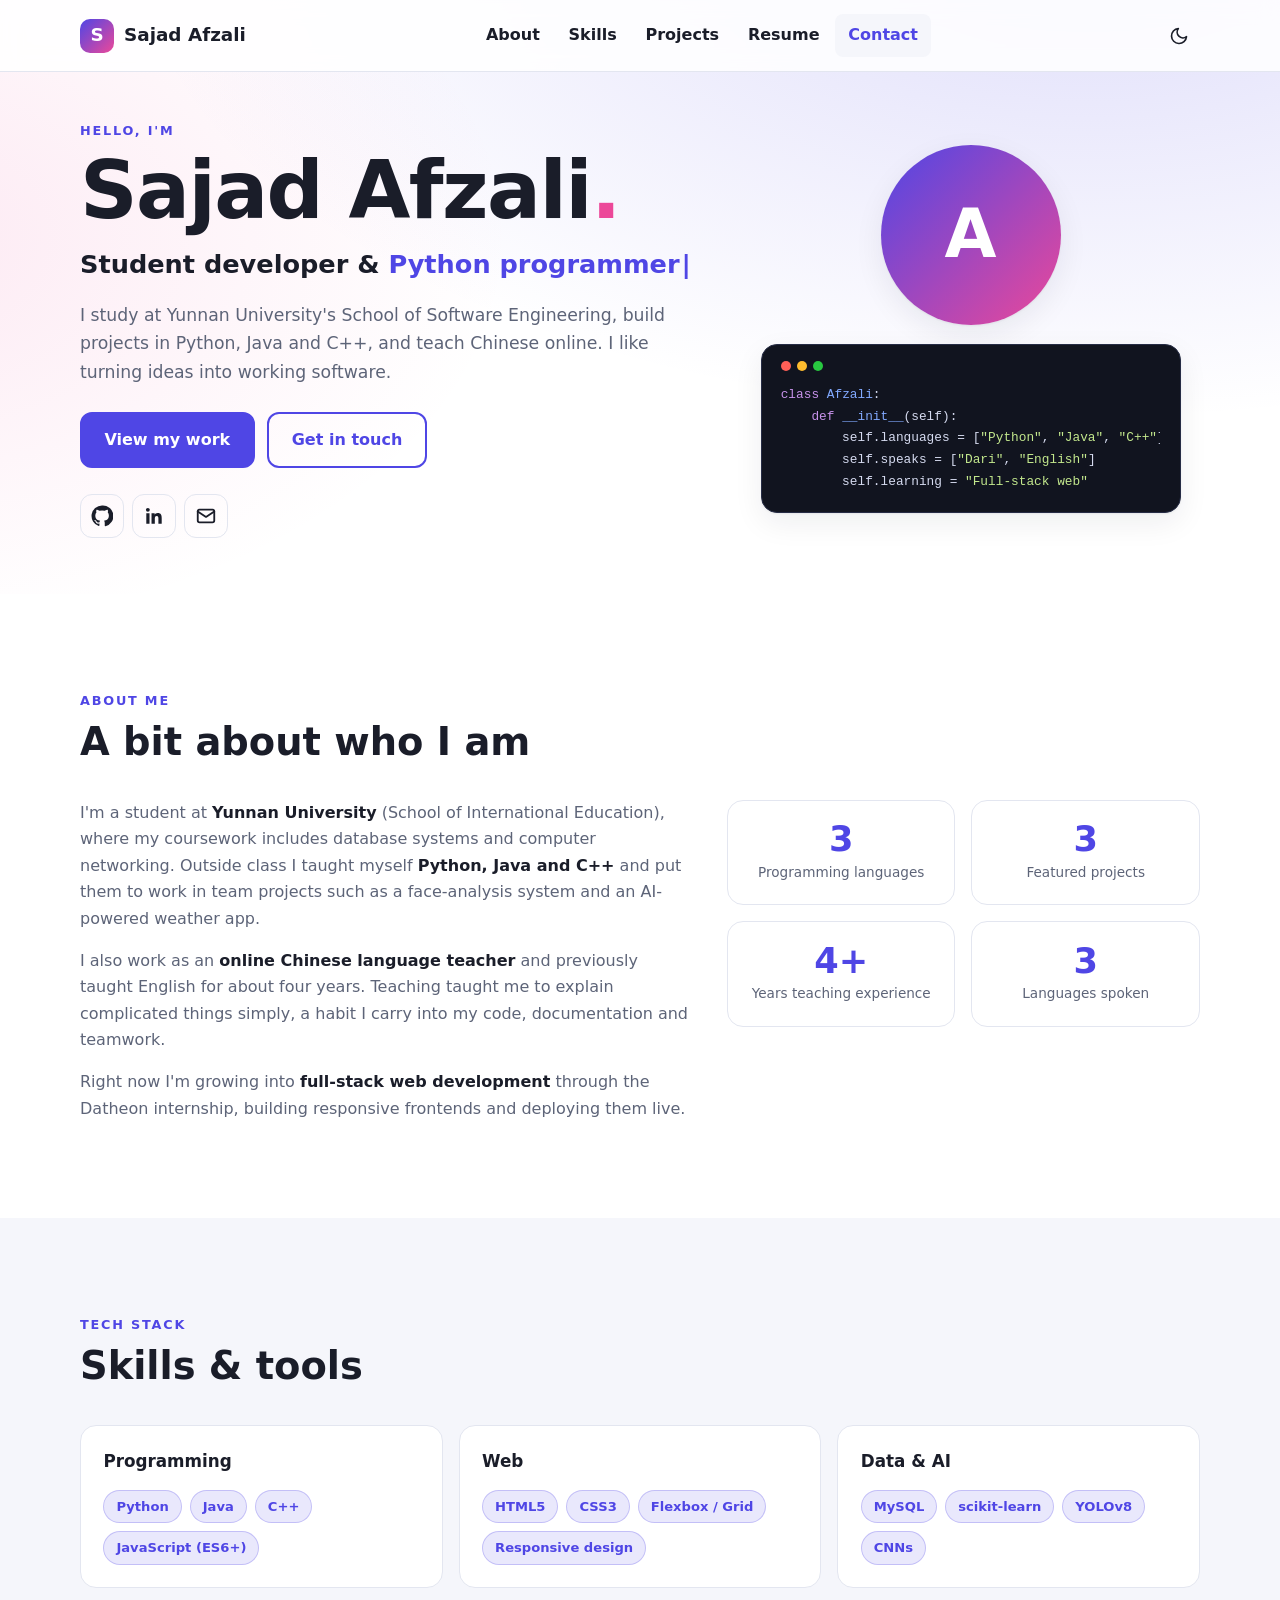
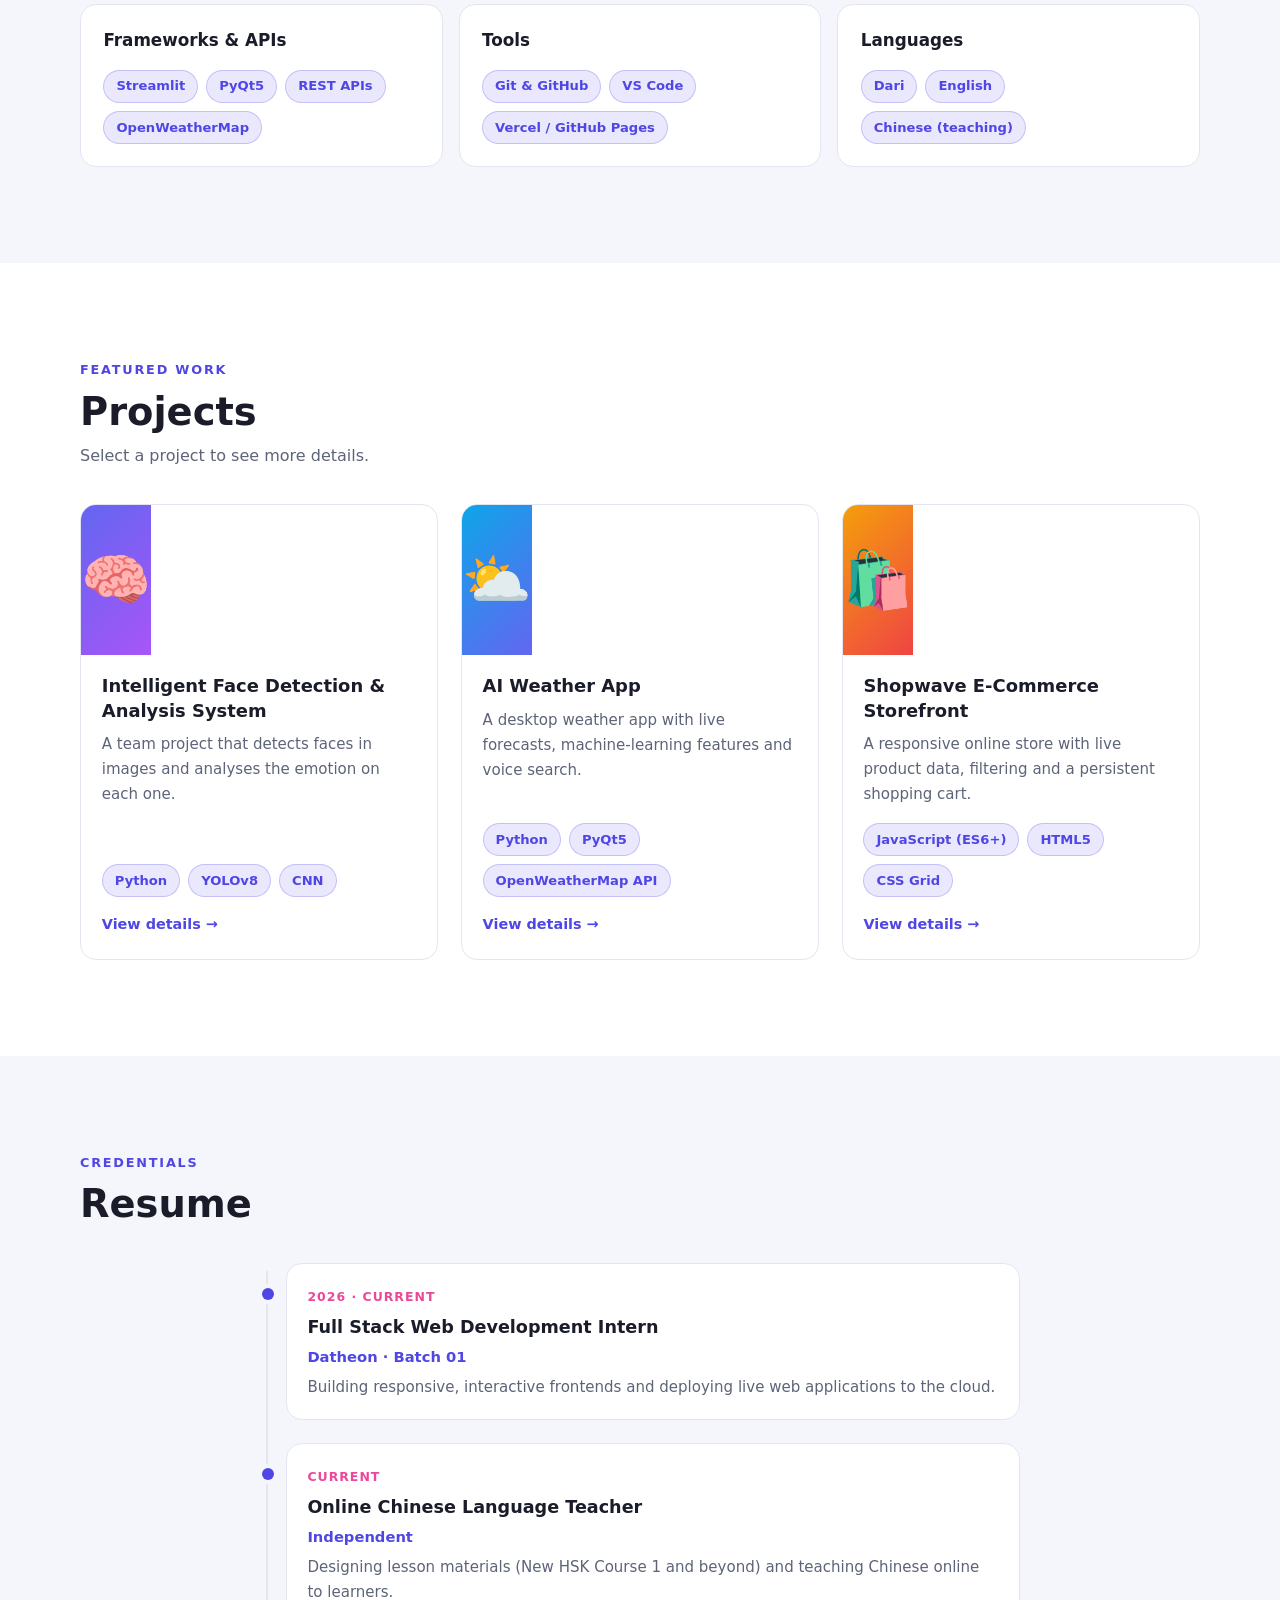
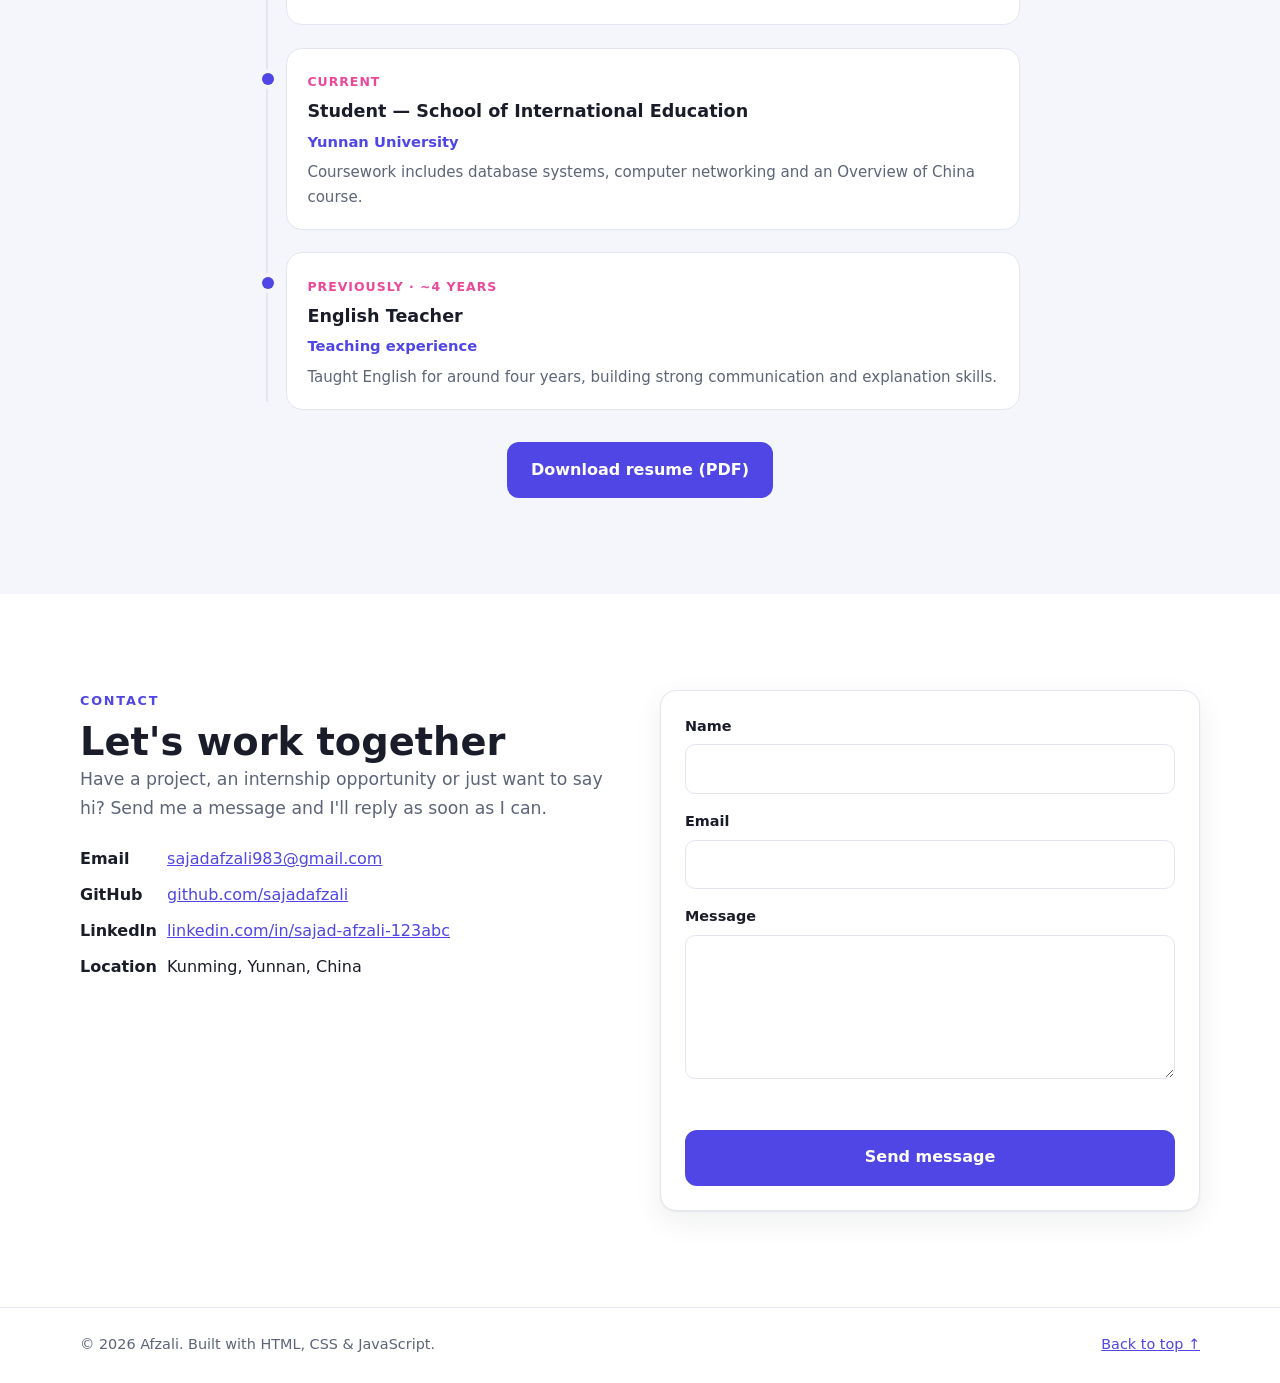
<file: task-1-portfolio/index.html>
<!DOCTYPE html>
<html lang="en">
<head>
  <meta charset="UTF-8" />
  <meta name="viewport" content="width=device-width, initial-scale=1" />
  <title>Sajad Afzali — Developer Portfolio</title>
  <meta name="description" content="Portfolio of Sajad Afzali: student developer at Yunnan University working with Python, Java, C++ and the web." />
  <meta name="theme-color" content="#4f46e5" />
  <link rel="icon" href="data:image/svg+xml,<svg xmlns='http://www.w3.org/2000/svg' viewBox='0 0 100 100'><rect width='100' height='100' rx='24' fill='%234f46e5'/><text x='50' y='68' font-size='58' font-family='sans-serif' font-weight='800' text-anchor='middle' fill='white'>S</text></svg>" />

  <!-- Apply saved/system theme BEFORE first paint to avoid a light→dark flash -->
  <script>
    (function () {
      try {
        var saved = localStorage.getItem("theme");
        var dark = saved ? saved === "dark" : window.matchMedia("(prefers-color-scheme: dark)").matches;
        document.documentElement.dataset.theme = dark ? "dark" : "light";
      } catch (e) { document.documentElement.dataset.theme = "light"; }
    })();
  </script>
  <link rel="stylesheet" href="css/styles.css" />
</head>
<body>
  <a class="skip-link" href="#main">Skip to content</a>

  <!-- ================= HEADER ================= -->
  <header class="site-header" id="top">
    <nav class="nav container" aria-label="Main navigation">
      <a href="#hero" class="logo" aria-label="Sajad Afzali — home"><span class="logo-mark">S</span><span class="logo-text">Sajad Afzali</span></a>

      <ul id="nav-links" class="nav-links">
        <li><a href="#about">About</a></li>
        <li><a href="#skills">Skills</a></li>
        <li><a href="#projects">Projects</a></li>
        <li><a href="#resume">Resume</a></li>
        <li><a href="#contact">Contact</a></li>
      </ul>

      <div class="nav-actions">
        <button id="theme-toggle" class="icon-btn" type="button" aria-label="Switch to dark theme" title="Toggle theme">
          <svg class="icon-moon" viewBox="0 0 24 24" width="20" height="20" fill="none" stroke="currentColor" stroke-width="2" stroke-linecap="round" stroke-linejoin="round" aria-hidden="true"><path d="M21 12.8A9 9 0 1 1 11.2 3a7 7 0 0 0 9.8 9.8z"/></svg>
          <svg class="icon-sun" viewBox="0 0 24 24" width="20" height="20" fill="none" stroke="currentColor" stroke-width="2" stroke-linecap="round" stroke-linejoin="round" aria-hidden="true"><circle cx="12" cy="12" r="4"/><path d="M12 2v2M12 20v2M4.9 4.9l1.4 1.4M17.7 17.7l1.4 1.4M2 12h2M20 12h2M4.9 19.1l1.4-1.4M17.7 6.3l1.4-1.4"/></svg>
        </button>
        <button id="menu-toggle" class="icon-btn menu-btn" type="button" aria-label="Open menu" aria-expanded="false" aria-controls="nav-links">
          <span class="bars" aria-hidden="true"><i></i><i></i><i></i></span>
        </button>
      </div>
    </nav>
  </header>

  <main id="main">
    <!-- ================= HERO ================= -->
    <section id="hero" class="hero" aria-labelledby="hero-title">
      <div class="container hero-grid">
        <div class="hero-copy reveal">
          <p class="eyebrow">Hello, I'm</p>
          <h1 id="hero-title">Sajad Afzali<span class="dot">.</span></h1>
          <p class="hero-role">Student developer &amp; <span id="typed" aria-live="off">Python programmer</span><span class="caret" aria-hidden="true">|</span></p>
          <p class="lead">I study at Yunnan University's School of Software Engineering, build projects in Python, Java and C++, and teach Chinese online. I like turning ideas into working software.</p>
          <div class="hero-cta">
            <a href="#projects" class="btn primary">View my work</a>
            <a href="#contact" class="btn ghost">Get in touch</a>
          </div>
         <ul class="social" aria-label="Social links">
  <li><a href="https://github.com/sajadafzali" target="_blank" rel="noopener" aria-label="GitHub"><svg viewBox="0 0 24 24" width="22" height="22" fill="currentColor" aria-hidden="true"><path d="M12 .5a11.5 11.5 0 0 0-3.6 22.4c.6.1.8-.3.8-.6v-2c-3.2.7-3.9-1.4-3.9-1.4-.5-1.3-1.3-1.7-1.3-1.7-1-.7.1-.7.1-.7 1.2.1 1.8 1.2 1.8 1.2 1 1.8 2.7 1.3 3.4 1 .1-.8.4-1.3.7-1.6-2.6-.3-5.3-1.3-5.3-5.7 0-1.3.5-2.3 1.2-3.1-.1-.3-.5-1.5.1-3.1 0 0 1-.3 3.2 1.2a11 11 0 0 1 5.8 0c2.2-1.5 3.2-1.2 3.2-1.2.6 1.6.2 2.8.1 3.1.8.8 1.2 1.9 1.2 3.1 0 4.4-2.7 5.4-5.3 5.7.4.4.8 1.1.8 2.2v3.2c0 .3.2.7.8.6A11.5 11.5 0 0 0 12 .5z"/></svg></a></li>
  <li><a href="https://www.linkedin.com/in/sajad-afzali-73a87b438/" target="_blank" rel="noopener" aria-label="LinkedIn"><svg viewBox="0 0 24 24" width="22" height="22" fill="currentColor" aria-hidden="true"><path d="M20.4 20.5h-3.6v-5.6c0-1.3 0-3-1.8-3s-2.1 1.4-2.1 2.9v5.7H9.3V9h3.4v1.6c.5-.9 1.6-1.8 3.4-1.8 3.6 0 4.3 2.4 4.3 5.5v6.2zM5.3 7.4a2.1 2.1 0 1 1 0-4.2 2.1 2.1 0 0 1 0 4.2zM7.1 20.5H3.6V9h3.5v11.5z"/></svg></a></li>
  <li><a href="mailto:sajadafzali983@gmail.com" aria-label="Email"><svg viewBox="0 0 24 24" width="22" height="22" fill="none" stroke="currentColor" stroke-width="2" stroke-linecap="round" stroke-linejoin="round" aria-hidden="true"><rect x="3" y="5" width="18" height="14" rx="2"/><path d="m3 7 9 6 9-6"/></svg></a></li>
</ul>
        </div>

        <div class="hero-visual reveal" aria-hidden="true">
          <div class="avatar"><span>A</span></div>
          <div class="code-card">
            <div class="dots"><i></i><i></i><i></i></div>
<pre><code><span class="c-k">class</span> <span class="c-f">Afzali</span>:
    <span class="c-k">def</span> <span class="c-f">__init__</span>(self):
        self.languages = [<span class="c-s">"Python"</span>, <span class="c-s">"Java"</span>, <span class="c-s">"C++"</span>]
        self.speaks = [<span class="c-s">"Dari"</span>, <span class="c-s">"English"</span>]
        self.learning = <span class="c-s">"Full-stack web"</span></code></pre>
          </div>
        </div>
      </div>
    </section>

    <!-- ================= ABOUT ================= -->
    <section id="about" class="section" aria-labelledby="about-title">
      <div class="container">
        <header class="section-head reveal">
          <p class="eyebrow">About me</p>
          <h2 id="about-title">A bit about who I am</h2>
        </header>
        <div class="about-grid">
          <div class="about-text reveal">
            <p>I'm a student at <strong>Yunnan University</strong> (School of International Education), where my coursework includes database systems and computer networking. Outside class I taught myself <strong>Python, Java and C++</strong> and put them to work in team projects such as a face-analysis system and an AI-powered weather app.</p>
            <p>I also work as an <strong>online Chinese language teacher</strong> and previously taught English for about four years. Teaching taught me to explain complicated things simply, a habit I carry into my code, documentation and teamwork.</p>
            <p>Right now I'm growing into <strong>full-stack web development</strong> through the Datheon internship, building responsive frontends and deploying them live.</p>
          </div>
          <ul class="facts reveal">
            <li><span class="fact-num">3</span><span class="fact-label">Programming languages</span></li>
            <li><span class="fact-num">3</span><span class="fact-label">Featured projects</span></li>
            <li><span class="fact-num">4+</span><span class="fact-label">Years teaching experience</span></li>
            <li><span class="fact-num">3</span><span class="fact-label">Languages spoken</span></li>
          </ul>
        </div>
      </div>
    </section>

    <!-- ================= SKILLS ================= -->
    <section id="skills" class="section alt" aria-labelledby="skills-title">
      <div class="container">
        <header class="section-head reveal">
          <p class="eyebrow">Tech stack</p>
          <h2 id="skills-title">Skills &amp; tools</h2>
        </header>
        <div class="skills-grid">
          <article class="skill-card reveal">
            <h3>Programming</h3>
            <ul class="chips"><li>Python</li><li>Java</li><li>C++</li><li>JavaScript (ES6+)</li></ul>
          </article>
          <article class="skill-card reveal">
            <h3>Web</h3>
            <ul class="chips"><li>HTML5</li><li>CSS3</li><li>Flexbox / Grid</li><li>Responsive design</li></ul>
          </article>
          <article class="skill-card reveal">
            <h3>Data &amp; AI</h3>
            <ul class="chips"><li>MySQL</li><li>scikit-learn</li><li>YOLOv8</li><li>CNNs</li></ul>
          </article>
          <article class="skill-card reveal">
            <h3>Frameworks &amp; APIs</h3>
            <ul class="chips"><li>Streamlit</li><li>PyQt5</li><li>REST APIs</li><li>OpenWeatherMap</li></ul>
          </article>
          <article class="skill-card reveal">
            <h3>Tools</h3>
            <ul class="chips"><li>Git &amp; GitHub</li><li>VS Code</li><li>Vercel / GitHub Pages</li></ul>
          </article>
          <article class="skill-card reveal">
            <h3>Languages</h3>
            <ul class="chips"><li>Dari</li><li>English</li><li>Chinese (teaching)</li></ul>
          </article>
        </div>
      </div>
    </section>

    <!-- ================= PROJECTS ================= -->
    <section id="projects" class="section" aria-labelledby="projects-title">
      <div class="container">
        <header class="section-head reveal">
          <p class="eyebrow">Featured work</p>
          <h2 id="projects-title">Projects</h2>
          <p class="section-sub">Select a project to see more details.</p>
        </header>
        <!-- Cards are generated from js/projects.js -->
        <div id="project-grid" class="project-grid"></div>
      </div>
    </section>

    <!-- ================= RESUME ================= -->
    <section id="resume" class="section alt" aria-labelledby="resume-title">
      <div class="container">
        <header class="section-head reveal">
          <p class="eyebrow">Credentials</p>
          <h2 id="resume-title">Resume</h2>
        </header>
        <div class="timeline">
          <article class="t-item reveal">
            <span class="t-date">2026 · Current</span>
            <h3>Full Stack Web Development Intern</h3>
            <p class="t-org">Datheon · Batch 01</p>
            <p>Building responsive, interactive frontends and deploying live web applications to the cloud.</p>
          </article>
          <article class="t-item reveal">
            <span class="t-date">Current</span>
            <h3>Online Chinese Language Teacher</h3>
            <p class="t-org">Independent</p>
            <p>Designing lesson materials (New HSK Course 1 and beyond) and teaching Chinese online to learners.</p>
          </article>
          <article class="t-item reveal">
            <span class="t-date">Current</span>
            <h3>Student — School of International Education</h3>
            <p class="t-org">Yunnan University</p>
            <p>Coursework includes database systems, computer networking and an Overview of China course.</p>
          </article>
          <article class="t-item reveal">
            <span class="t-date">Previously · ~4 years</span>
            <h3>English Teacher</h3>
            <p class="t-org">Teaching experience</p>
            <p>Taught English for around four years, building strong communication and explanation skills.</p>
          </article>
        </div>
        <!-- TODO: put your PDF resume at assets/resume.pdf and this button will work -->
        <p class="center reveal"><a href="assets/resume.pdf" class="btn primary" download>Download resume (PDF)</a></p>
      </div>
    </section>

    <!-- ================= CONTACT ================= -->
    <section id="contact" class="section" aria-labelledby="contact-title">
      <div class="container contact-grid">
        <div class="reveal">
          <p class="eyebrow">Contact</p>
          <h2 id="contact-title">Let's work together</h2>
          <p class="lead">Have a project, an internship opportunity or just want to say hi? Send me a message and I'll reply as soon as I can.</p>
          <ul class="contact-list">
            <li><strong>Email</strong> <a href="mailto:sajadafzali983@gmail.com">sajadafzali983@gmail.com</a></li>
            <li><strong>GitHub</strong> <a href="https://github.com/sajadafzali" target="_blank" rel="noopener">github.com/sajadafzali</a></li>
            <li><strong>LinkedIn</strong> <a href="https://www.linkedin.com/in/sajad-afzali-73a87b438/" target="_blank" rel="noopener">linkedin.com/in/sajad-afzali-123abc</a></li>
            <li><strong>Location</strong> Kunming, Yunnan, China</li>
          </ul>
        </div>
        <!-- No backend needed: the form opens the visitor's email app with the message pre-filled -->
        <form id="contact-form" class="contact-form reveal" novalidate>
          <label>Name <input name="name" autocomplete="name" required /></label>
          <label>Email <input name="email" type="email" autocomplete="email" required /></label>
          <label>Message <textarea name="message" rows="5" required></textarea></label>
          <p id="form-msg" class="form-msg" role="alert"></p>
          <button type="submit" class="btn primary block">Send message</button>
        </form>
      </div>
    </section>
  </main>

  <footer class="site-footer">
    <div class="container footer-row">
      <p>© <span id="year"></span> Afzali. Built with HTML, CSS &amp; JavaScript.</p>
      <a href="#top" class="to-top">Back to top ↑</a>
    </div>
  </footer>

  <!-- ================= PROJECT MODAL ================= -->
  <div id="modal" class="modal" hidden>
    <div class="modal-card" role="dialog" aria-modal="true" aria-labelledby="modal-title" tabindex="-1">
      <button id="modal-close" class="icon-btn modal-close" type="button" aria-label="Close project details">&times;</button>
      <div id="modal-art" class="modal-art" aria-hidden="true"></div>
      <h3 id="modal-title"></h3>
      <p id="modal-desc"></p>
      <h4>Key features</h4>
      <ul id="modal-features"></ul>
      <h4>Tech stack</h4>
      <ul id="modal-stack" class="chips"></ul>
      <div id="modal-links" class="modal-links"></div>
    </div>
  </div>

  <script src="js/projects.js"></script>
  <script src="js/main.js"></script>
</body>
</html>
</file>
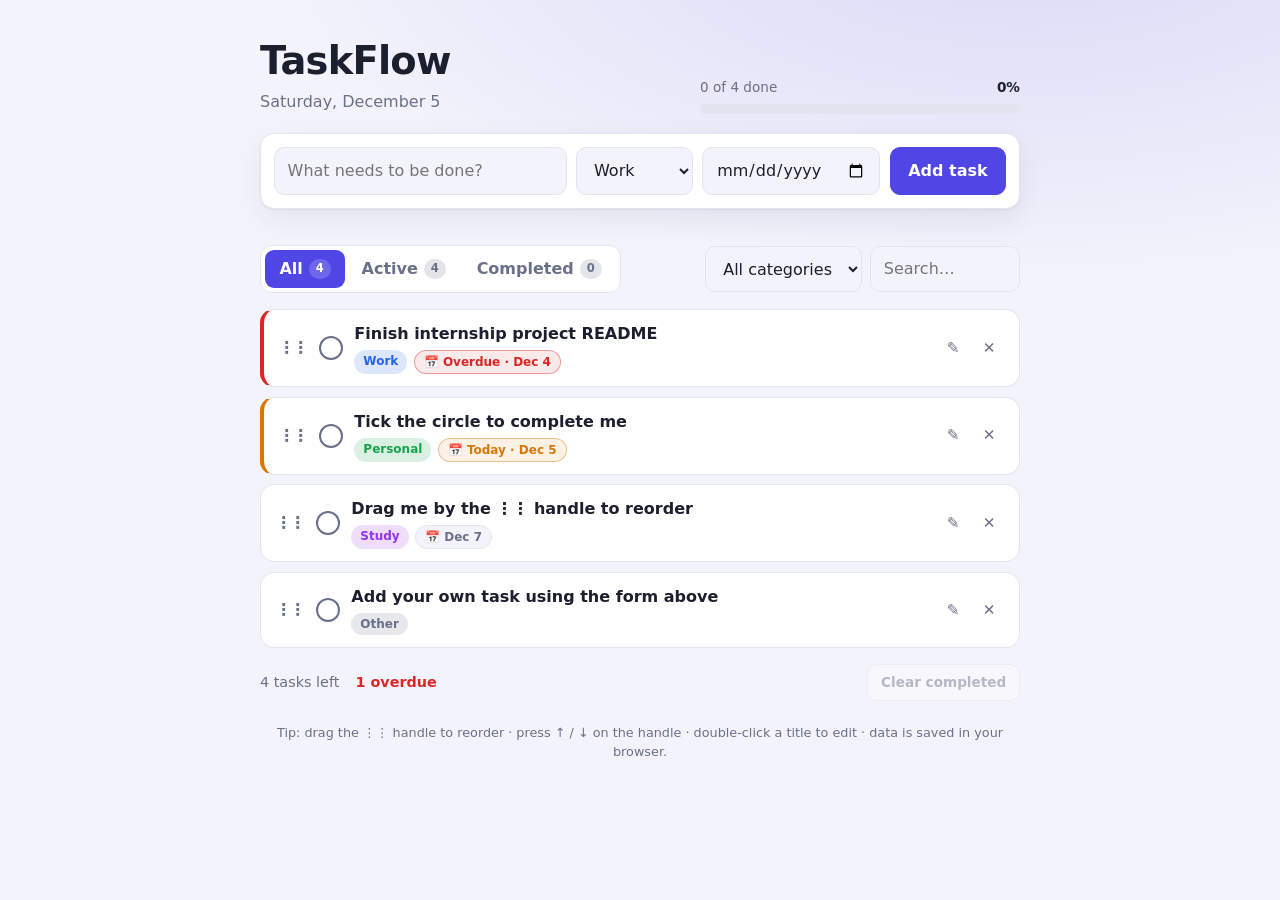
<file: task-2-task-manager/index.html>
<!DOCTYPE html>
<html lang="en">
<head>
  <meta charset="UTF-8" />
  <meta name="viewport" content="width=device-width, initial-scale=1" />
  <title>TaskFlow — Task Manager &amp; Productivity Tracker</title>
  <meta name="description" content="A task manager with categories, due dates, filters, drag-and-drop reordering and localStorage persistence." />
  <link rel="icon" href="data:image/svg+xml,<svg xmlns='http://www.w3.org/2000/svg' viewBox='0 0 100 100'><rect width='100' height='100' rx='24' fill='%234f46e5'/><path d='M28 52l16 16 28-32' fill='none' stroke='white' stroke-width='12' stroke-linecap='round' stroke-linejoin='round'/></svg>" />
  <link rel="stylesheet" href="css/styles.css" />
</head>
<body>
  <main class="app">
    <!-- ============ HEADER + PROGRESS ============ -->
    <header class="top">
      <div>
        <h1>TaskFlow</h1>
        <p class="date-line" id="today"></p>
      </div>
      <div class="progress-wrap">
        <div class="progress-text"><span id="progress-text">0 of 0 done</span><strong id="progress-pct">0%</strong></div>
        <div class="progress" role="progressbar" aria-label="Completed tasks" aria-valuemin="0" aria-valuemax="100" aria-valuenow="0" id="progress">
          <div class="bar" id="bar"></div>
        </div>
      </div>
    </header>

    <!-- ============ ADD TASK ============ -->
    <form id="add-form" class="add-form" novalidate>
      <label class="sr-only" for="title">Task title</label>
      <input id="title" class="grow" type="text" placeholder="What needs to be done?" maxlength="120" autocomplete="off" />
      <label class="sr-only" for="category">Category</label>
      <select id="category"></select>
      <label class="sr-only" for="due">Due date</label>
      <input id="due" type="date" />
      <button type="submit" class="btn primary">Add task</button>
    </form>
    <p id="error" class="error" role="alert"></p>

    <!-- ============ FILTERS ============ -->
    <section class="toolbar" aria-label="Filters">
      <div class="tabs" id="tabs" role="group" aria-label="Filter by status">
        <button class="tab active" data-status="all" aria-pressed="true">All <span class="count" id="n-all">0</span></button>
        <button class="tab" data-status="active" aria-pressed="false">Active <span class="count" id="n-active">0</span></button>
        <button class="tab" data-status="completed" aria-pressed="false">Completed <span class="count" id="n-completed">0</span></button>
      </div>
      <div class="filters-right">
        <label class="sr-only" for="cat-filter">Filter by category</label>
        <select id="cat-filter"></select>
        <label class="sr-only" for="search">Search tasks</label>
        <input id="search" type="search" placeholder="Search…" />
      </div>
    </section>

    <!-- ============ TASK LIST ============ -->
    <ul id="list" class="list" aria-label="Tasks"></ul>
    <div id="empty" class="empty" hidden></div>
    <p id="live" class="sr-only" role="status" aria-live="polite"></p>

    <footer class="foot">
      <span id="left">0 tasks left</span>
      <span id="overdue-note" class="overdue-note" hidden></span>
      <button id="clear-completed" class="btn ghost sm" type="button">Clear completed</button>
    </footer>
    <p class="hint">Tip: drag the ⋮⋮ handle to reorder · press ↑ / ↓ on the handle · double-click a title to edit · data is saved in your browser.</p>
  </main>

  <script src="js/tasks.js"></script>
  <script src="js/app.js"></script>
</body>
</html>
</file>
<file: task-1-portfolio/css/styles.css>
/* =====================================================================
   Portfolio styles — MOBILE-FIRST (base = phones, media queries scale up)
   ===================================================================== */

/* ---------- Design tokens: light theme (default) ---------- */
:root {
  --bg: #ffffff;
  --bg-alt: #f5f6fb;
  --surface: #ffffff;
  --text: #1a1d29;
  --muted: #5d6478;
  --border: #e3e6f0;
  --primary: #4f46e5;
  --primary-dark: #4338ca;
  --on-primary: #ffffff;
  --accent: #ec4899;
  --shadow: 0 1px 2px rgba(20, 24, 40, .06), 0 10px 30px rgba(20, 24, 40, .07);
  --header-bg: rgba(255, 255, 255, .85);
  --radius: 16px;
  --header-h: 64px;
  color-scheme: light;
}
/* ---------- Dark theme ---------- */
:root[data-theme="dark"] {
  --bg: #0f1117;
  --bg-alt: #151824;
  --surface: #1a1e2e;
  --text: #eceef7;
  --muted: #a1a8bf;
  --border: #2a3047;
  --primary: #818cf8;
  --primary-dark: #a5b4fc;
  --on-primary: #0f1117;
  --accent: #f472b6;
  --shadow: 0 1px 2px rgba(0, 0, 0, .4), 0 10px 30px rgba(0, 0, 0, .35);
  --header-bg: rgba(15, 17, 23, .85);
  color-scheme: dark;
}

/* ---------- Reset / base ---------- */
*, *::before, *::after { box-sizing: border-box; }
html { scroll-behavior: smooth; scroll-padding-top: var(--header-h); }   /* smooth scrolling navigation */
body {
  margin: 0;
  font-family: system-ui, -apple-system, "Segoe UI", Roboto, "Helvetica Neue", sans-serif;
  background: var(--bg); color: var(--text);
  line-height: 1.65;
  transition: background-color .3s, color .3s;
}
img, svg { max-width: 100%; display: block; }
a { color: var(--primary); }
ul { margin: 0; padding: 0; list-style: none; }
h1, h2, h3, h4, p { margin: 0; }
button, input, textarea { font: inherit; color: inherit; }
button { cursor: pointer; }
[hidden] { display: none !important; }
:focus-visible { outline: 3px solid var(--primary); outline-offset: 3px; border-radius: 6px; }
.container { width: min(1120px, 100% - 2rem); margin-inline: auto; }
.center { text-align: center; margin-top: 2rem; }
.skip-link { position: absolute; left: -999px; top: 8px; z-index: 100; background: var(--primary); color: var(--on-primary); padding: 8px 14px; border-radius: 8px; }
.skip-link:focus { left: 8px; }

/* ---------- Header / nav (mobile: dropdown panel) ---------- */
.site-header {
  position: fixed; inset: 0 0 auto 0; z-index: 50; height: var(--header-h);
  background: var(--header-bg); backdrop-filter: blur(10px);
  border-bottom: 1px solid var(--border);
}
.nav { height: 100%; display: flex; align-items: center; justify-content: space-between; }
.logo { display: flex; align-items: center; gap: 10px; font-weight: 800; font-size: 1.15rem; text-decoration: none; color: var(--text); }
.logo-mark { display: grid; place-items: center; width: 34px; height: 34px; border-radius: 10px; color: var(--on-primary); background: linear-gradient(135deg, var(--primary), var(--accent)); }
.nav-links {
  position: absolute; top: var(--header-h); left: 0; right: 0;
  display: flex; flex-direction: column; padding: .5rem 1rem 1rem;
  background: var(--bg); border-bottom: 1px solid var(--border); box-shadow: var(--shadow);
  transform: translateY(-12px); opacity: 0; visibility: hidden;
  transition: opacity .2s, transform .2s, visibility .2s;
}
.nav-links.open { transform: none; opacity: 1; visibility: visible; }
.nav-links a { display: block; padding: .8rem .5rem; color: var(--text); text-decoration: none; font-weight: 600; border-radius: 8px; }
.nav-links a:hover, .nav-links a.active { color: var(--primary); }
.nav-actions { display: flex; align-items: center; gap: 6px; }
.icon-btn {
  display: grid; place-items: center; width: 42px; height: 42px;
  background: transparent; border: 1px solid transparent; border-radius: 12px; color: var(--text);
}
.icon-btn:hover { background: var(--bg-alt); border-color: var(--border); }
.icon-sun { display: none; }
:root[data-theme="dark"] .icon-sun { display: block; }
:root[data-theme="dark"] .icon-moon { display: none; }

/* hamburger → X */
.bars { position: relative; width: 20px; height: 14px; display: block; }
.bars i { position: absolute; left: 0; width: 100%; height: 2px; background: currentColor; border-radius: 2px; transition: transform .25s, opacity .2s, top .25s; }
.bars i:nth-child(1) { top: 0; } .bars i:nth-child(2) { top: 6px; } .bars i:nth-child(3) { top: 12px; }
.menu-btn[aria-expanded="true"] .bars i:nth-child(1) { top: 6px; transform: rotate(45deg); }
.menu-btn[aria-expanded="true"] .bars i:nth-child(2) { opacity: 0; }
.menu-btn[aria-expanded="true"] .bars i:nth-child(3) { top: 6px; transform: rotate(-45deg); }

/* ---------- Buttons ---------- */
.btn {
  display: inline-block; padding: .8rem 1.4rem; border-radius: 12px; font-weight: 700; text-decoration: none;
  border: 2px solid var(--primary); transition: transform .15s, background-color .2s, color .2s;
  text-align: center;
}
.btn:hover { transform: translateY(-2px); }
.btn.primary { background: var(--primary); color: var(--on-primary); }
.btn.primary:hover { background: var(--primary-dark); border-color: var(--primary-dark); }
.btn.ghost { background: transparent; color: var(--primary); }
.btn.ghost:hover { background: var(--bg-alt); }
.btn.block { display: block; width: 100%; border: 2px solid var(--primary); }

/* ---------- Typography helpers ---------- */
.eyebrow { text-transform: uppercase; letter-spacing: .14em; font-size: .8rem; font-weight: 700; color: var(--primary); margin-bottom: .5rem; }
.lead { color: var(--muted); font-size: 1.08rem; max-width: 56ch; }
h2 { font-size: clamp(1.7rem, 5vw, 2.4rem); line-height: 1.2; }
.section { padding: 4.5rem 0; }
.section.alt { background: var(--bg-alt); }
.section-head { margin-bottom: 2.2rem; }
.section-sub { color: var(--muted); margin-top: .5rem; }

/* ---------- Hero ---------- */
.hero { padding: calc(var(--header-h) + 3rem) 0 3.5rem; background:
  radial-gradient(60rem 30rem at 85% -10%, color-mix(in srgb, var(--primary) 18%, transparent), transparent),
  radial-gradient(40rem 25rem at -10% 40%, color-mix(in srgb, var(--accent) 12%, transparent), transparent); }
.hero-grid { display: grid; grid-template-columns: minmax(0, 1fr); gap: 2.5rem; align-items: center; }
.hero-grid > *, .about-grid > *, .contact-grid > * { min-width: 0; }   /* stop long content stretching grid tracks */
.hero h1 { font-size: clamp(2.8rem, 12vw, 5rem); line-height: 1.05; letter-spacing: -.02em; }
.hero h1 .dot { color: var(--accent); }
.hero-role { font-size: clamp(1.15rem, 4vw, 1.6rem); font-weight: 600; margin: .6rem 0 1rem; }
#typed { color: var(--primary); }
.caret { color: var(--primary); animation: blink 1s steps(1) infinite; margin-left: 2px; }
@keyframes blink { 50% { opacity: 0; } }
.hero-cta { display: flex; flex-wrap: wrap; gap: .8rem; margin: 1.6rem 0; }
.social { display: flex; gap: .5rem; }
.social a { display: grid; place-items: center; width: 44px; height: 44px; border-radius: 12px; border: 1px solid var(--border); color: var(--text); transition: .2s; }
.social a:hover { color: var(--on-primary); background: var(--primary); border-color: var(--primary); transform: translateY(-2px); }
.hero-visual { position: relative; display: grid; grid-template-columns: minmax(0, 1fr); justify-items: center; gap: 1.2rem; }
.avatar { width: 150px; height: 150px; border-radius: 50%; display: grid; place-items: center; font-size: 4.2rem; font-weight: 800; color: #fff; background: linear-gradient(135deg, var(--primary), var(--accent)); box-shadow: var(--shadow); }
.code-card { width: 100%; max-width: 420px; background: #11141f; color: #d6dbf0; border-radius: var(--radius); padding: 1rem 1.2rem 1.2rem; box-shadow: var(--shadow); border: 1px solid #262c45; }
.dots { display: flex; gap: 6px; margin-bottom: .8rem; }
.dots i { width: 10px; height: 10px; border-radius: 50%; background: #ff5f57; }
.dots i:nth-child(2) { background: #febc2e; } .dots i:nth-child(3) { background: #28c840; }
.code-card pre { margin: 0; overflow-x: auto; font: .8rem/1.7 ui-monospace, SFMono-Regular, Menlo, Consolas, monospace; }
.c-k { color: #c792ea; } .c-f { color: #82aaff; } .c-s { color: #c3e88d; }

/* ---------- About ---------- */
.about-grid { display: grid; gap: 2rem; }
.about-text p + p { margin-top: 1rem; }
.about-text p { color: var(--muted); }
.about-text strong { color: var(--text); }
.facts { display: grid; grid-template-columns: 1fr 1fr; gap: 1rem; }
.facts li { background: var(--surface); border: 1px solid var(--border); border-radius: var(--radius); padding: 1.2rem 1rem; text-align: center; }
.fact-num { display: block; font-size: 2.2rem; font-weight: 800; color: var(--primary); line-height: 1.1; }
.fact-label { font-size: .85rem; color: var(--muted); }

/* ---------- Skills (CSS Grid) ---------- */
.skills-grid { display: grid; gap: 1rem; grid-template-columns: 1fr; }
.skill-card { background: var(--surface); border: 1px solid var(--border); border-radius: var(--radius); padding: 1.4rem; transition: transform .2s, box-shadow .2s; }
.skill-card:hover { transform: translateY(-4px); box-shadow: var(--shadow); }
.skill-card h3 { font-size: 1.05rem; margin-bottom: .9rem; }
.chips { display: flex; flex-wrap: wrap; gap: .5rem; }
.chips li { font-size: .82rem; font-weight: 600; padding: .3rem .75rem; border-radius: 999px; background: color-mix(in srgb, var(--primary) 12%, transparent); color: var(--primary); border: 1px solid color-mix(in srgb, var(--primary) 25%, transparent); }

/* ---------- Projects ---------- */
.project-grid { display: grid; gap: 1.4rem; grid-template-columns: 1fr; }
.project-card { display: flex; flex-direction: column; text-align: left; padding: 0; overflow: hidden; background: var(--surface); border: 1px solid var(--border); border-radius: var(--radius); transition: transform .25s, box-shadow .25s; }
.project-card:hover { transform: translateY(-6px); box-shadow: var(--shadow); }
.project-art { display: grid; place-items: center; height: 150px; font-size: 3.5rem; }
.theme-violet { background: linear-gradient(135deg, #6366f1, #a855f7); }
.theme-blue { background: linear-gradient(135deg, #0ea5e9, #6366f1); }
.theme-amber { background: linear-gradient(135deg, #f59e0b, #ef4444); }
.project-body { display: flex; flex-direction: column; gap: .6rem; padding: 1.2rem 1.3rem 1.4rem; flex: 1; }
.project-body h3 { font-size: 1.12rem; line-height: 1.35; }
.project-body p { color: var(--muted); font-size: .94rem; }
.project-body .chips { margin-top: auto; padding-top: .4rem; }
.more { font-weight: 700; font-size: .9rem; color: var(--primary); margin-top: .4rem; }

/* ---------- Timeline ---------- */
.timeline { position: relative; display: grid; gap: 1.4rem; padding-left: 1.6rem; max-width: 760px; margin-inline: auto; }
.timeline::before { content: ""; position: absolute; left: 6px; top: 8px; bottom: 8px; width: 2px; background: var(--border); }
.t-item { position: relative; background: var(--surface); border: 1px solid var(--border); border-radius: var(--radius); padding: 1.2rem 1.3rem; }
.t-item::before { content: ""; position: absolute; left: calc(-1.6rem + 1px); top: 1.5rem; width: 12px; height: 12px; border-radius: 50%; background: var(--primary); box-shadow: 0 0 0 4px var(--bg-alt); }
.t-date { font-size: .78rem; font-weight: 700; text-transform: uppercase; letter-spacing: .08em; color: var(--accent); }
.t-item h3 { font-size: 1.1rem; margin: .2rem 0; }
.t-org { color: var(--primary); font-weight: 600; font-size: .92rem; }
.t-item p:last-child { color: var(--muted); font-size: .94rem; margin-top: .4rem; }

/* ---------- Contact ---------- */
.contact-grid { display: grid; gap: 2.5rem; }
.contact-list { margin-top: 1.5rem; display: grid; gap: .6rem; }
.contact-list strong { display: inline-block; min-width: 82px; }
.contact-form { display: grid; gap: 1rem; background: var(--surface); border: 1px solid var(--border); border-radius: var(--radius); padding: 1.5rem; box-shadow: var(--shadow); }
.contact-form label { display: grid; gap: .35rem; font-weight: 600; font-size: .9rem; }
.contact-form input, .contact-form textarea { padding: .75rem .9rem; border-radius: 10px; border: 1px solid var(--border); background: var(--bg); font-weight: 400; resize: vertical; }
.contact-form input:focus, .contact-form textarea:focus { outline: 2px solid var(--primary); border-color: transparent; }
.contact-form .invalid { border-color: #ef4444; }
.form-msg { min-height: 1.3em; font-size: .88rem; color: #ef4444; }
.form-msg.ok { color: #16a34a; }

/* ---------- Footer ---------- */
.site-footer { border-top: 1px solid var(--border); padding: 1.6rem 0; color: var(--muted); font-size: .9rem; }
.footer-row { display: flex; flex-wrap: wrap; gap: .6rem; justify-content: space-between; }

/* ---------- Modal ---------- */
.modal { position: fixed; inset: 0; z-index: 80; display: grid; place-items: center; padding: 1rem; background: rgba(8, 10, 20, .65); backdrop-filter: blur(3px); animation: fade .2s; }
@keyframes fade { from { opacity: 0; } }
.modal-card { position: relative; width: min(600px, 100%); max-height: 92vh; overflow-y: auto; background: var(--surface); border-radius: 20px; padding: 0 1.4rem 1.6rem; box-shadow: 0 20px 60px rgba(0, 0, 0, .4); animation: rise .3s ease; outline: none; }
@keyframes rise { from { transform: translateY(24px) scale(.97); opacity: 0; } }
.modal-art { display: grid; place-items: center; height: 130px; font-size: 3.4rem; margin: 0 -1.4rem 1.2rem; border-radius: 20px 20px 0 0; }
.modal-close { position: absolute; top: 10px; right: 10px; z-index: 2; font-size: 1.7rem; line-height: 1; background: rgba(0, 0, 0, .35); color: #fff; border-radius: 50%; }
.modal-close:hover { background: rgba(0, 0, 0, .55); }
.modal-card h3 { font-size: 1.4rem; line-height: 1.3; margin-bottom: .6rem; }
.modal-card p { color: var(--muted); }
.modal-card h4 { margin: 1.2rem 0 .5rem; font-size: .8rem; text-transform: uppercase; letter-spacing: .1em; color: var(--primary); }
#modal-features { display: grid; gap: .4rem; }
#modal-features li { position: relative; padding-left: 1.4rem; color: var(--muted); font-size: .94rem; }
#modal-features li::before { content: "✓"; position: absolute; left: 0; color: var(--primary); font-weight: 800; }
.modal-links { display: flex; flex-wrap: wrap; gap: .7rem; margin-top: 1.4rem; }
body.no-scroll { overflow: hidden; }

/* ---------- Scroll-reveal ---------- */
.js .reveal { opacity: 0; transform: translateY(24px); transition: opacity .6s ease, transform .6s ease; }
.js .reveal.visible { opacity: 1; transform: none; }

/* =====================================================================
   Breakpoints (min-width = mobile-first)
   ===================================================================== */
@media (min-width: 600px) {
  .skills-grid, .project-grid { grid-template-columns: repeat(2, 1fr); }
  .facts { grid-template-columns: repeat(4, 1fr); }
}
@media (min-width: 860px) {
  :root { --header-h: 72px; }
  .menu-btn { display: none; }                        /* hide hamburger on desktop */
  .nav-links {                                        /* inline nav on desktop */
    position: static; flex-direction: row; gap: .2rem; padding: 0;
    background: none; border: 0; box-shadow: none;
    transform: none; opacity: 1; visibility: visible;
  }
  .nav-links a { padding: .5rem .8rem; }
  .nav-links a.active { background: var(--bg-alt); }
  .hero-grid { grid-template-columns: minmax(0, 1.15fr) minmax(0, .85fr); }
  .about-grid { grid-template-columns: minmax(0, 1.3fr) minmax(0, 1fr); align-items: start; }
  .facts { grid-template-columns: 1fr 1fr; }
  .contact-grid { grid-template-columns: minmax(0, 1fr) minmax(0, 1fr); align-items: start; }
  .avatar { width: 180px; height: 180px; }
}
@media (min-width: 1024px) {
  .skills-grid, .project-grid { grid-template-columns: repeat(3, 1fr); }
  .section { padding: 6rem 0; }
}
@media (prefers-reduced-motion: reduce) {
  html { scroll-behavior: auto; }
  *, *::before, *::after { animation: none !important; transition: none !important; }
  .js .reveal { opacity: 1; transform: none; }
}
</file>
<file: task-2-task-manager/css/styles.css>
/* ===== Design tokens (light) + automatic dark mode ===== */
:root {
  --bg: #f3f4fb;
  --surface: #ffffff;
  --text: #1b1f2e;
  --muted: #6a7088;
  --border: #e2e5f0;
  --primary: #4f46e5;
  --primary-dark: #4338ca;
  --on-primary: #fff;
  --success: #16a34a;
  --danger: #dc2626;
  --warn: #d97706;
  --radius: 14px;
  --shadow: 0 1px 2px rgba(20, 24, 40, .06), 0 10px 30px rgba(20, 24, 40, .07);
  color-scheme: light;
}
@media (prefers-color-scheme: dark) {
  :root {
    --bg: #0f1117; --surface: #1a1e2e; --text: #eceef7; --muted: #a1a8bf; --border: #2a3047;
    --primary: #818cf8; --primary-dark: #a5b4fc; --on-primary: #0f1117;
    --success: #4ade80; --danger: #f87171; --warn: #fbbf24;
    --shadow: 0 1px 2px rgba(0, 0, 0, .4), 0 10px 30px rgba(0, 0, 0, .35);
    color-scheme: dark;
  }
}

* { box-sizing: border-box; }
body {
  margin: 0; min-height: 100vh;
  font-family: system-ui, -apple-system, "Segoe UI", Roboto, sans-serif;
  background: var(--bg); color: var(--text); line-height: 1.5;
  background-image: radial-gradient(50rem 24rem at 80% -10%, color-mix(in srgb, var(--primary) 16%, transparent), transparent);
}
button, input, select { font: inherit; color: inherit; }
button { cursor: pointer; }
[hidden] { display: none !important; }
:focus-visible { outline: 3px solid var(--primary); outline-offset: 2px; border-radius: 8px; }
.sr-only { position: absolute; width: 1px; height: 1px; margin: -1px; overflow: hidden; clip: rect(0 0 0 0); white-space: nowrap; }
.grow { flex: 1 1 200px; min-width: 0; }

.app { width: min(760px, 100% - 1.5rem); margin: 0 auto; padding: 2rem 0 3rem; }

/* ===== Header ===== */
.top { display: flex; flex-wrap: wrap; gap: 1rem 2rem; align-items: flex-end; justify-content: space-between; margin-bottom: 1.2rem; }
h1 { margin: 0; font-size: clamp(1.8rem, 6vw, 2.4rem); letter-spacing: -.02em; }
.date-line { margin: 0; color: var(--muted); }
.progress-wrap { flex: 1 1 220px; max-width: 320px; }
.progress-text { display: flex; justify-content: space-between; font-size: .85rem; color: var(--muted); margin-bottom: 6px; }
.progress-text strong { color: var(--text); }
.progress { height: 10px; border-radius: 999px; background: var(--border); overflow: hidden; }
.bar { height: 100%; width: 0; border-radius: inherit; background: linear-gradient(90deg, var(--primary), var(--success)); transition: width .5s ease; }

/* ===== Add form ===== */
.add-form { display: flex; flex-wrap: wrap; gap: .6rem; padding: .8rem; background: var(--surface); border: 1px solid var(--border); border-radius: var(--radius); box-shadow: var(--shadow); }
.add-form input, .add-form select, .toolbar select, .toolbar input, .edit-form input, .edit-form select {
  padding: .65rem .8rem; border-radius: 10px; border: 1px solid var(--border); background: var(--bg);
}
.add-form input:focus, .toolbar input:focus, .edit-form input:focus { outline: 2px solid var(--primary); border-color: transparent; }
.error { min-height: 1.4em; margin: .4rem .2rem 0; color: var(--danger); font-size: .88rem; }

.btn { padding: .65rem 1.1rem; border-radius: 10px; border: 1px solid var(--border); background: var(--surface); font-weight: 700; }
.btn.primary { background: var(--primary); border-color: var(--primary); color: var(--on-primary); }
.btn.primary:hover { background: var(--primary-dark); border-color: var(--primary-dark); }
.btn.ghost:hover:not(:disabled) { background: var(--bg); }
.btn.sm { padding: .45rem .8rem; font-size: .85rem; }
.btn:disabled { opacity: .45; cursor: not-allowed; }

/* ===== Toolbar ===== */
.toolbar { display: flex; flex-wrap: wrap; gap: .7rem; align-items: center; justify-content: space-between; margin: .6rem 0 1rem; }
.tabs { display: inline-flex; padding: 4px; gap: 2px; background: var(--surface); border: 1px solid var(--border); border-radius: 12px; }
.tab { display: flex; align-items: center; gap: 6px; padding: .45rem .9rem; border: 0; border-radius: 9px; background: transparent; font-weight: 600; color: var(--muted); }
.tab:hover { color: var(--text); }
.tab.active { background: var(--primary); color: var(--on-primary); }
.count { font-size: .72rem; padding: 1px 7px; border-radius: 999px; background: color-mix(in srgb, currentColor 18%, transparent); }
.filters-right { display: flex; flex-wrap: wrap; gap: .5rem; }
.filters-right input { width: 150px; }

/* ===== List ===== */
.list { list-style: none; margin: 0; padding: 0; display: grid; gap: .6rem; }
.task {
  display: flex; align-items: center; gap: .7rem; padding: .75rem .8rem;
  background: var(--surface); border: 1px solid var(--border); border-radius: var(--radius);
  transition: opacity .3s, border-color .2s, box-shadow .2s, transform .2s;
}
.task:hover { box-shadow: var(--shadow); }
.task.enter { animation: slideIn .35s ease; }
.task.removing { animation: slideOut .23s ease forwards; }
.task.pop { animation: pop .4s ease; }
.task.dragging { opacity: .4; }
.task.drag-over { border-color: var(--primary); box-shadow: 0 -3px 0 var(--primary); }
.task.overdue { border-left: 4px solid var(--danger); }
.task.today { border-left: 4px solid var(--warn); }
@keyframes slideIn { from { opacity: 0; transform: translateY(-12px) scale(.98); } }
@keyframes slideOut { to { opacity: 0; transform: translateX(40px) scale(.97); } }
@keyframes pop { 40% { transform: scale(1.03); border-color: var(--success); } }

.handle { border: 0; background: transparent; color: var(--muted); cursor: grab; padding: .3rem .1rem; letter-spacing: -2px; font-weight: 800; border-radius: 6px; }
.handle:active { cursor: grabbing; }

/* custom round checkbox */
.check { appearance: none; -webkit-appearance: none; flex: none; width: 24px; height: 24px; margin: 0; border: 2px solid var(--muted); border-radius: 50%; display: grid; place-items: center; cursor: pointer; transition: background .2s, border-color .2s, transform .2s; }
.check:hover { border-color: var(--success); }
.check::after { content: "✓"; color: #fff; font-size: .85rem; font-weight: 800; transform: scale(0); transition: transform .2s ease; }
.check:checked { background: var(--success); border-color: var(--success); }
.check:checked::after { transform: scale(1); }

.body { flex: 1; min-width: 0; }
.title { display: block; overflow-wrap: anywhere; font-weight: 600; transition: color .3s; cursor: text; }
.task.completed .title { text-decoration: line-through; color: var(--muted); }
.task.completed { opacity: .72; }
.meta { display: flex; flex-wrap: wrap; gap: .4rem; margin-top: 4px; font-size: .75rem; }
.cat, .due { padding: 2px 9px; border-radius: 999px; font-weight: 700; }
.cat { background: color-mix(in srgb, var(--c, var(--muted)) 16%, transparent); color: var(--c, var(--muted)); }
.cat-work { --c: #2563eb; } .cat-personal { --c: #16a34a; } .cat-study { --c: #9333ea; } .cat-other { --c: var(--muted); }
@media (prefers-color-scheme: dark) { .cat-work { --c: #60a5fa; } .cat-personal { --c: #4ade80; } .cat-study { --c: #c084fc; } }
.due { background: var(--bg); color: var(--muted); border: 1px solid var(--border); }
.due.overdue { color: var(--danger); border-color: color-mix(in srgb, var(--danger) 40%, transparent); background: color-mix(in srgb, var(--danger) 10%, transparent); }
.due.today { color: var(--warn); border-color: color-mix(in srgb, var(--warn) 40%, transparent); background: color-mix(in srgb, var(--warn) 10%, transparent); }

.actions { display: flex; gap: 2px; }
.icon { width: 34px; height: 34px; border: 0; border-radius: 8px; background: transparent; color: var(--muted); font-size: .95rem; }
.icon:hover { background: var(--bg); color: var(--text); }
.icon.del:hover { color: var(--danger); }
.move-up, .move-down { display: none; }             /* shown on touch screens, where dragging is awkward */
@media (pointer: coarse) {
  .move-up, .move-down { display: inline-block; }
  .handle { display: none; }
}

/* ===== Edit mode ===== */
.task.editing { display: block; border-color: var(--primary); }
.edit-form { display: flex; flex-wrap: wrap; gap: .5rem; }
.edit-form.shake { animation: shake .3s; }
@keyframes shake { 25% { transform: translateX(-5px); } 75% { transform: translateX(5px); } }

/* ===== Empty state + footer ===== */
.empty { display: grid; gap: 4px; text-align: center; padding: 2.5rem 1rem; color: var(--muted); border: 2px dashed var(--border); border-radius: var(--radius); }
.empty strong { color: var(--text); font-size: 1.05rem; }
.foot { display: flex; flex-wrap: wrap; gap: .5rem 1rem; align-items: center; margin-top: 1rem; color: var(--muted); font-size: .9rem; }
.foot .btn { margin-left: auto; }
.overdue-note { color: var(--danger); font-weight: 700; }
.hint { margin: 1.4rem 0 0; font-size: .8rem; color: var(--muted); text-align: center; }

/* ===== Responsive ===== */
@media (max-width: 560px) {
  .app { padding-top: 1.2rem; }
  .add-form > * { flex: 1 1 100%; }
  .add-form select, .add-form input[type="date"] { flex: 1 1 calc(50% - .3rem); }
  .filters-right, .filters-right > *, .filters-right input { width: 100%; }
  .tabs { width: 100%; }
  .tab { flex: 1; justify-content: center; padding-inline: .4rem; }
  .task { flex-wrap: wrap; }
  .actions { flex-basis: 100%; justify-content: flex-end; border-top: 1px solid var(--border); padding-top: 4px; margin-top: 2px; }
}
@media (prefers-reduced-motion: reduce) {
  *, *::before, *::after { animation: none !important; transition: none !important; }
}
</file>
